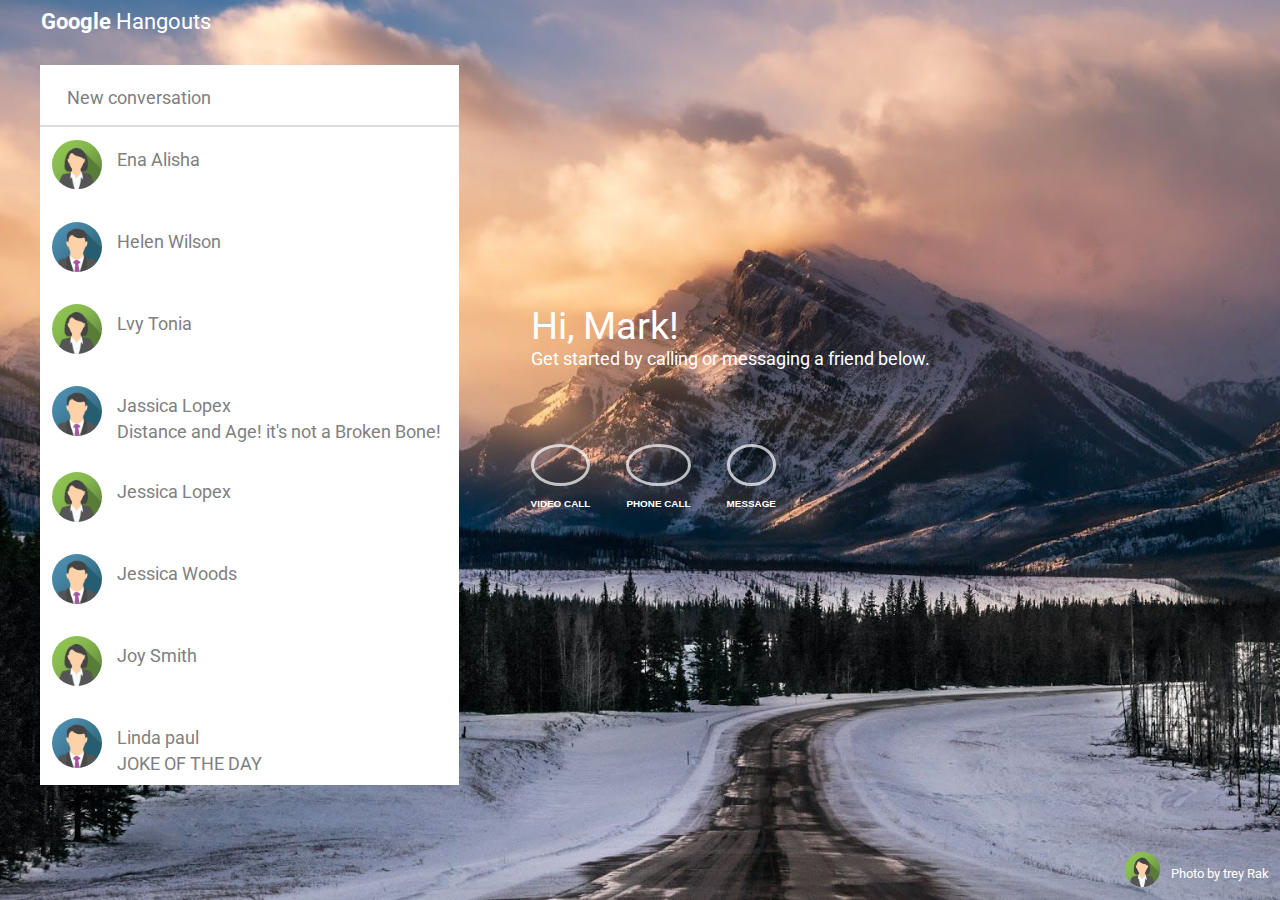
<file: exe1/index.html>
<!DOCTYPE html>
<html lang="en">
    <head>
        <meta charset="UTF-8" />
        <meta http-equiv="X-UA-Compatible" content="IE=edge" />
        <meta name="viewport" content="width=device-width, initial-scale=1.0" />
        <link rel="stylesheet" href="./Style/style.css" />
        <link rel="preconnect" href="https://fonts.gstatic.com" />
        <link rel="preconnect" href="https://fonts.gstatic.com" />
        <link
            rel="stylesheet"
            href="https://cdnjs.cloudflare.com/ajax/libs/font-awesome/5.14.0/css/all.min.css"
            integrity="sha512-1PKOgIY59xJ8Co8+NE6FZ+LOAZKjy+KY8iq0G4B3CyeY6wYHN3yt9PW0XpSriVlkMXe40PTKnXrLnZ9+fkDaog=="
            crossorigin="anonymous"
        />
        <link
            href="https://fonts.googleapis.com/css2?family=Roboto:wght@100;300&display=swap"
            rel="stylesheet"
        />
        <title>Document</title>
    </head>
    <body>
        <nav>
            <ul id="menu">
                <li>
                    <i class="fas fa-bars submenu"></i
                    ><span class="submenu"><b>Google</b> Hangouts</span>
                </li>
                <li>
                    <i class="fas fa-th submenu"></i>
                    <i class="fas fa-user-circle submenu"></i>
                </li>
            </ul>
        </nav>
        <div id="subbody">
            <ul id="toolbar">
                <li class="subtoolbar">
                    <i class="fas fa-user-friends" style="color: green"></i>
                </li>
                <li class="subtoolbar"><i class="fas fa-comment-alt"></i></li>
                <li class="subtoolbar"><i class="fas fa-phone-alt"></i></li>
                <li class="subtoolbar"><i class="fas fa-ellipsis-h"></i></li>
            </ul>

            <div id="messenger">
                <div id="contactlist">
                    <i class="fas fa-plus-circle"></i>
                    <div class="infocontact">New conversation</div>
                </div>
                <div class="contact">
                    <div class="icon">
                        <img src="./image/img_avatar2.png" alt="" />
                    </div>
                    <div class="infocontact">
                        <div>Ena Alisha</div>
                        <div></div>
                    </div>
                </div>
                <div class="contact">
                    <div class="icon">
                        <img src="./image/img_avatar.png" alt="" />
                    </div>
                    <div class="infocontact">
                        <div>Helen Wilson</div>
                        <div></div>
                    </div>
                </div>
                <div class="contact">
                    <div class="icon">
                        <img src="./image/img_avatar2.png" alt="" />
                    </div>
                    <div class="infocontact">
                        <div>Lvy Tonia</div>
                        <div></div>
                    </div>
                </div>
                <div class="contact">
                    <div class="icon">
                        <img src="./image/img_avatar.png" alt="" />
                    </div>
                    <div class="infocontact">
                        <div>Jassica Lopex</div>
                        <div>Distance and Age! it's not a Broken Bone!</div>
                    </div>
                </div>
                <div class="contact">
                    <div class="icon">
                        <img src="./image/img_avatar2.png" alt="" />
                    </div>
                    <div class="infocontact">
                        <div>Jessica Lopex</div>
                        <div></div>
                    </div>
                </div>
                <div class="contact">
                    <div class="icon">
                        <img src="./image/img_avatar.png" alt="" />
                    </div>
                    <div class="infocontact">
                        <div>Jessica Woods</div>
                        <div></div>
                    </div>
                </div>
                <div class="contact">
                    <div class="icon">
                        <img src="./image/img_avatar2.png" alt="" />
                    </div>
                    <div class="infocontact">
                        <div>Joy Smith</div>
                        <div></div>
                    </div>
                </div>
                <div class="contact">
                    <div class="icon">
                        <img src="./image/img_avatar.png" alt="" />
                    </div>
                    <div class="infocontact">
                        <div>Linda paul</div>
                        <div>JOKE OF THE DAY</div>
                    </div>
                </div>
                <div class="contact">
                    <div class="icon">
                        <img src="./image/img_avatar2.png" alt="" />
                    </div>
                    <div class="infocontact">
                        <div>Mark Portai</div>
                        <div></div>
                    </div>
                </div>
                <div class="contact">
                    <div class="icon">
                        <img src="./image/img_avatar.png" alt="" />
                    </div>
                    <div class="infocontact">
                        <div>Mary Harderson</div>
                        <div></div>
                    </div>
                </div>
                <div class="contact">
                    <div class="icon">
                        <img src="./image/img_avatar2.png" alt="" />
                    </div>
                    <div class="infocontact">
                        <div>Mark Portai</div>
                        <div></div>
                    </div>
                </div>
                <div class="contact">
                    <div class="icon">
                        <img src="./image/img_avatar.png" alt="" />
                    </div>
                    <div class="infocontact">
                        <div>Mary Harderson</div>
                        <div></div>
                    </div>
                </div>
                <div class="contact">
                    <div class="icon">
                        <img src="./image/img_avatar2.png" alt="" />
                    </div>
                    <div class="infocontact">
                        <div>Mark Portai</div>
                        <div></div>
                    </div>
                </div>
                <div class="contact">
                    <div class="icon">
                        <img src="./image/img_avatar.png" alt="" />
                    </div>
                    <div class="infocontact">
                        <div>Mary Harderson</div>
                        <div></div>
                    </div>
                </div>
            </div>

            <div id="welcome">
                <div id="title">Hi, Mark!</div>
                <div id="text">
                    Get started by calling or messaging a friend below.
                </div>
                <div id="option">
                    <div>
                        <div class="welcome-icon">
                            <i class="fas fa-video"></i>
                        </div>
                        <div class="welcome-text">VIDEO CALL</div>
                    </div>
                    <div>
                        <div class="welcome-icon">
                            <i class="fas fa-phone-alt"></i>
                        </div>
                        <div class="welcome-text">PHONE CALL</div>
                    </div>
                    <div>
                        <div class="welcome-icon">
                            <i class="fas fa-comment-alt"></i>
                        </div>
                        <div class="welcome-text">MESSAGE</div>
                    </div>
                </div>
                <table id="photographer">
                    <tr>
                        <td><img src="./image/img_avatar2.png" alt="" /></td>
                        <td>Photo by trey Rak</td>
                    </tr>
                </table>
            </div>
        </div>
    </body>
</html>
</file>
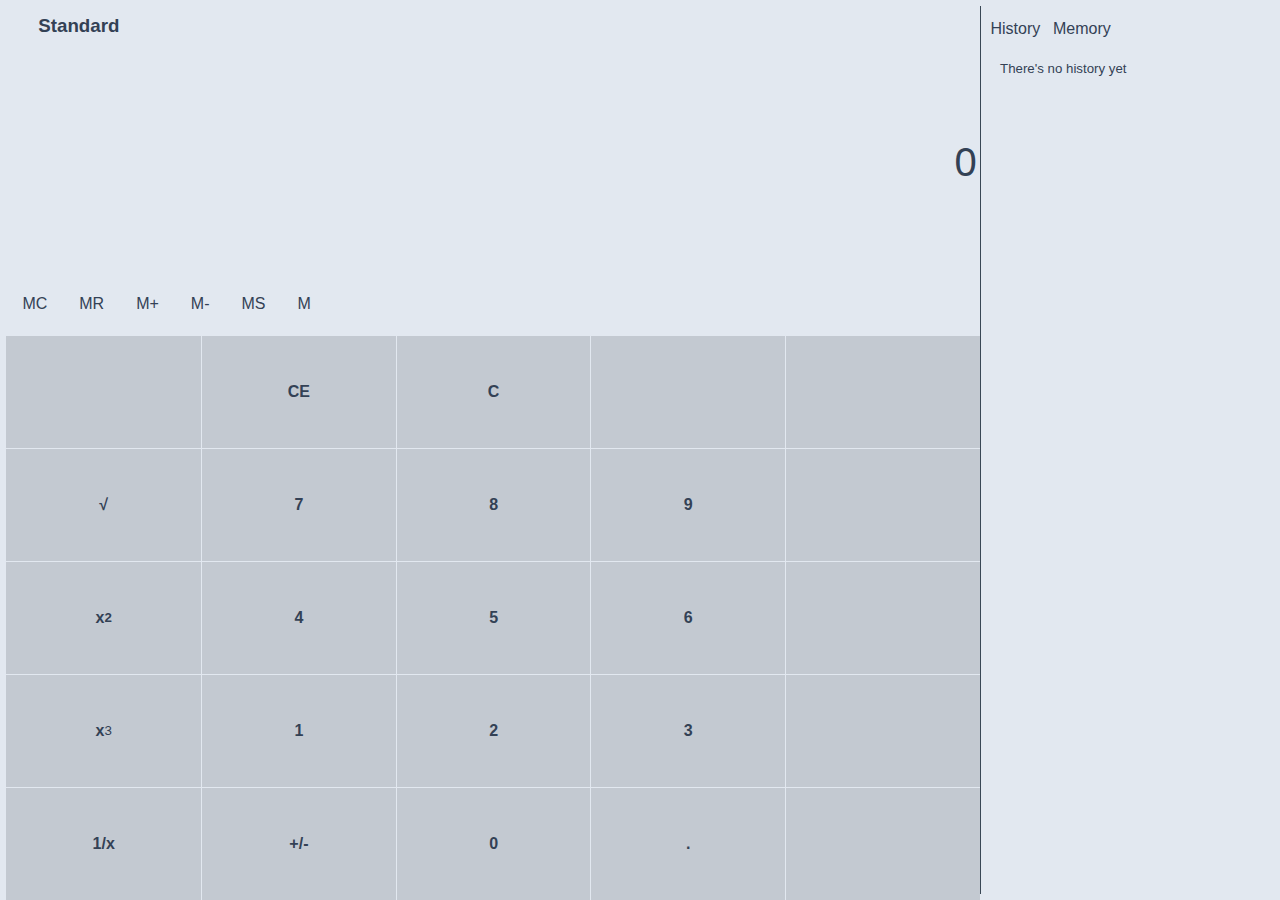
<file: exe2-calculator/index.html>
<!DOCTYPE html>
<html lang="en">
    <head>
        <meta charset="UTF-8" />
        <meta http-equiv="X-UA-Compatible" content="IE=edge" />
        <meta name="viewport" content="width=device-width, initial-scale=1.0" />
        <link rel="stylesheet" href="./Style/styl.css" />
        <link
            rel="stylesheet"
            href="https://cdnjs.cloudflare.com/ajax/libs/font-awesome/5.14.0/css/all.min.css"
            integrity="sha512-1PKOgIY59xJ8Co8+NE6FZ+LOAZKjy+KY8iq0G4B3CyeY6wYHN3yt9PW0XpSriVlkMXe40PTKnXrLnZ9+fkDaog=="
            crossorigin="anonymous"
        />
        <title>Document</title>
    </head>
    <body>
        <div class="subBody">
            <ul class="menu">
                <li id="activeStandard" class="submenu">
                    <i class="fas fa-bars submenu"></i>
                </li>
                <li class="submenu"><h3>Standard</h3></li>
                <li class="submenu" id="I_history">
                    <i class="fas fa-history"></i>
                </li>
            </ul>
            <div>
                <div id="show"></div>
                <div id="result">0</div>
            </div>
            <div class="key">
                <div class="M_key">
                    <div class="M_icon">MC</div>
                    <div class="M_icon">MR</div>
                    <div class="M_icon">M+</div>
                    <div class="M_icon">M-</div>
                    <div class="M_icon">MS</div>
                    <div class="M_icon">M</div>
                </div>
                <div class="keyboard">
                    <div id="upIcon">
                        <div id="percentage" class="icon">
                            <i class="fas fa-percentage"></i>
                        </div>
                        <div id="squareRoot" class="icon styleIcon">√</div>
                        <div id="square" class="icon styleIcon">
                            <b>x</b><sup>2</sup>
                        </div>
                        <div id="cube" class="icon x3">
                            <b>x</b><sup>3</sup>
                        </div>
                        <div id="reverse" class="icon styleIcon">1/x</div>
                    </div>
                    <div id="downIcon">
                        <div id="CE" class="icon styleIcon">CE</div>
                        <div id="C" class="icon styleIcon">C</div>
                        <div id="backspace" class="icon">
                            <i class="fas fa-backspace"></i>
                        </div>

                        <div id="divide" class="icon">
                            <i class="fas fa-divide"></i>
                        </div>
                        <div class="icon styleIcon number">7</div>
                        <div class="icon styleIcon number">8</div>
                        <div class="icon styleIcon number">9</div>
                        <div id="mul" class="icon">
                            <i class="fas fa-times"></i>
                        </div>
                        <div class="icon styleIcon number">4</div>
                        <div class="icon styleIcon number">5</div>
                        <div class="icon styleIcon number">6</div>
                        <div id="minus" class="icon">
                            <i class="fas fa-minus"></i>
                        </div>
                        <div class="icon styleIcon number">1</div>
                        <div class="icon styleIcon number">2</div>
                        <div class="icon styleIcon number">3</div>
                        <div id="plus" class="icon">
                            <i class="fas fa-plus"></i>
                        </div>
                        <div id="changeSign" class="icon styleIcon">+/-</div>
                        <div class="icon styleIcon number">0</div>
                        <div id="dot" class="icon styleIcon">.</div>
                        <div id="equals" class="icon">
                            <i class="fas fa-equals"></i>
                        </div>
                    </div>
                </div>
            </div>
            <div id="standard">
                <div id="deActiveStandard" class="styleStandardMenu">
                    <i class="fas fa-bars submenu"></i> CALCULATOR
                </div>
                <div class="list">
                    <div class="option">Standard</div>
                    <div class="option">Scientific</div>
                    <div class="option">Programmer</div>
                    <div class="option">Date calculation</div>
                    <div class="option">Converter</div>
                    <div class="option">Volome</div>
                    <div class="option">Length</div>
                    <div class="option">Weight and Mass</div>
                    <div class="option">Temperature</div>
                    <div class="option">Energy</div>
                    <div class="option">Standard</div>
                    <div class="option">Scientific</div>
                    <div class="option">Programmer</div>
                    <div class="option">Date calculation</div>
                    <div class="option">Converter</div>
                    <div class="option">Volome</div>
                    <div class="option">Length</div>
                    <div class="option">Weight and Mass</div>
                    <div class="option">Temperature</div>
                    <div class="option">Energy</div>
                    <div class="option">Standard</div>
                    <div class="option">Scientific</div>
                    <div class="option">Programmer</div>
                    <div class="option">Date calculation</div>
                    <div class="option">Converter</div>
                    <div class="option">Volome</div>
                    <div class="option">Length</div>
                    <div class="option">Weight and Mass</div>
                    <div class="option">Temperature</div>
                    <div class="option">Energy</div>
                    <div class="option">Standard</div>
                    <div class="option">Scientific</div>
                    <div class="option">Programmer</div>
                    <div class="option">Date calculation</div>
                    <div class="option">Converter</div>
                    <div class="option">Volome</div>
                    <div class="option">Length</div>
                    <div class="option">Weight and Mass</div>
                    <div class="option">Temperature</div>
                    <div class="option">Energy</div>
                </div>
                <div class="styleStandardMenu">
                    <i class="fas fa-cog"></i>Settings
                </div>
            </div>
            <div id="historyPage">
                <div id="downHistory">There's no history yet</div>
                <div class="trash"><i class="far fa-trash-alt"></i></div>
            </div>
        </div>
        <div id="historyPart">
            <ul class="menu">
                <li class="submenu" id="history">History</li>
                <li class="submenu" id="memory">Memory</li>
            </ul>
            <h5 id="T_history">
                <div id="history1">There's no history yet</div>
                <div class="trash"><i class="far fa-trash-alt"></i></div>
            </h5>
            <h5 id="T_memory">There's nothing saved in memory</h5>
        </div>
        <script src="./Script/script.js"></script>
        <script src="./Script/performance.js"></script>
    </body>
</html>
</file>
<file: exe1/Style/style.css>
* {
    margin: 0;
    padding: 0;
    box-sizing: border-box;
    list-style: none;
}
html,
body {
    font-family: 'Roboto', Arial, sans-serif;
    color: white;
    font-size: 18px;
    line-height: 26px;
    background-image: url('../image/wp8901937.jpg');
    background-repeat: no-repeat;
    background-size: cover;
    height: 100%;
}
#menu {
    padding: 0.5rem;
    display: flex;
    justify-content: space-between;
}
.submenu {
    font-size: 1.2rem;
    padding: 0.6rem;
}
#subbody {
    display: flex;
}
#toolbar {
    padding: 0.5rem;
}
.subtoolbar {
    padding: 0.6rem;
}
#messenger {
    color: gray;
    flex: 0 1 auto;
    background-color: white;
    overflow-y: scroll;
    margin-top: 1.1rem;
    height: 80vh;
}
#welcome {
    display: flex;
    flex: 2 1 auto;
    justify-content: center;
    padding-left: 4rem;
    flex-direction: column;
}
#contactlist,
.contact {
    display: flex;
    flex-wrap: nowrap;
    padding: 0.7rem;
}
#contactlist {
    border-bottom: 2px solid rgb(223, 219, 219);
}
.fa-plus-circle {
    color: green;
    font-size: 2rem;
}
.contact {
    display: flex;
}
.infocontact {
    padding: 0.4rem 0.3rem 0.1rem 0.8rem;
}
.icon img {
    width: 50px;
    border-radius: 50%;
}
#title {
    font-size: 2.1rem;
    padding-bottom: 0.4rem;
}
#text {
    margin-bottom: 4rem;
}
#option {
    display: flex;
}
#option > div {
    margin-right: 2rem;
}
.welcome-icon {
    padding: 1rem;
    border-radius: 50%;
    border: 3px solid white;
    opacity: 0.7;
}
.welcome-text {
    font-family: Arial, Helvetica, sans-serif;
    font-size: 0.55rem;
    font-weight: bolder;
    margin-top: 0.3rem;
}
#photographer {
    font-size: 0.7rem;
    position: absolute;
    bottom: 0;
    right: 0;
    margin-bottom: 0.1rem;
    margin-right: 0.5rem;
}
#photographer img {
    width: 35px;
    border-radius: 50%;
}
#photographer td {
    padding-left: 0.5rem;
}
@media only screen and (max-width: 1140px) {
}
@media only screen and (max-width: 960px) {
    html,
    body {
        font-size: 15px;
        line-height: 20px;
    }
    #welcome {
        padding-left: 3rem;
    }
    .icon img {
        width: 40px;
    }
}
@media only screen and (max-width: 720px) {
    html,
    body {
        font-size: 12px;
        line-height: 20px;
    }
    #welcome {
        padding-left: 2rem;
    }
    .icon img {
        width: 30px;
    }
}
@media only screen and (max-width: 480px) {
    html,
    body {
        font-size: 10px;
        line-height: 15px;
    }
    #option > div {
        margin-right: 1rem;
    }
    #messenger {
        flex: 1 0 auto;
        width: 40%;
    }
    #welcome {
        padding-left: 1.5rem;
        flex: 1 1 auto;
    }
    .icon img {
        width: 20px;
    }
}
</file>
<file: exe2-calculator/Style/styl.css>
* {
    margin: 0;
    padding: 0;
    box-sizing: border-box;
    list-style: none;
}
html,
body {
    font-family: 'Roboto', Arial, sans-serif;
    color: #334155;
    font-size: 16px;
    line-height: 26px;
    background-color: #e2e8f0;
    width: 100%;
    height: 100%;
    padding: 0.2rem;
    display: flex;
}
.subBody {
    display: flex;
    flex-direction: column;
    justify-content: space-between;
    width: 100%;
    height: 100%;
}
.menu {
    display: flex;
}
.submenu {
    padding: 0.4rem;
}
.submenu:hover {
    cursor: pointer;
    background-color: #2c3a47;
    color: white;
}
#I_history {
    margin-left: auto;
}
.key {
    height: 70%;
}
.M_key {
    display: flex;
    flex-wrap: nowrap;
    height: 10%;
}
.M_icon {
    display: flex;
    align-items: center;
    justify-content: center;
    flex: 1 1 auto;
}
.M_icon:hover {
    cursor: pointer;
    background-color: #24313d;
    color: white;
}
.keyboard {
    display: flex;
    flex-wrap: nowrap;
    flex-direction: column;
    height: 91%;
}
#upIcon {
    flex: 1 1 auto;
    display: flex;
}
#downIcon {
    flex: 5 1 auto;
    display: flex;
    flex-wrap: wrap;
}
.icon {
    display: flex;
    align-items: center;
    justify-content: center;
    flex: 1 1 auto;
    font-size: 1rem;
    font-weight: normal;
    width: 24%;
    background-color: #c3c9d1;
    margin: 1px 1px 0px 0px;
}

.styleIcon {
    font-weight: bolder;
}
.icon:hover {
    background-color: #24313d;
    color: white;
}
#standard {
    position: absolute;
    width: 60%;
    height: 100%;
    top: 0;
    left: -100%;
    right: 0;
    overflow: hidden;
    transition: 0.5s ease;
    background-color: #c3c9d1;
}
.list {
    overflow-y: scroll;
    height: 80%;
}
.styleStandardMenu {
    padding: 0.5rem;
    height: 10%;
    display: flex;
    align-items: center;
}
.option {
    padding: 0.5rem 0rem 0.5rem 2.5rem;
}
.option:hover {
    background-color: #2c3a47;
    color: white;
}
.styleStandardMenu > .fas {
    padding-right: 1rem;
    padding-left: 0.3rem;
}
.styleStandardMenu:hover,
.trash:hover {
    cursor: pointer;
    background-color: #2c3a47;
    color: white;
}
#historyPage {
    display: none;
    position: absolute;
    width: 100%;
    height: 60%;
    bottom: 0;
    left: 0;
    right: 0;
    background-color: #c3c9d1;
    padding: 1rem;
}
.trash {
    font-size: 1.5rem;
    position: absolute;
    right: 10px;
    bottom: 10px;
    padding: 0.2rem;
}

.x3,
#T_memory {
    display: none;
}
#historyPart {
    overflow-y: scroll;
    display: none;
}
#show {
    text-align: right;
    font-size: 1rem;
    padding: 0.2rem;
}
#result {
    text-align: right;
    font-size: 2.5rem;
    padding: 0.2rem;
}

@media only screen and (min-width: 960px) {
    .keyboard {
        display: flex;
        flex-wrap: nowrap;
        flex-direction: row;
        height: 91%;
        width: 100%;
    }
    #upIcon {
        flex: none;
        display: flex;
        flex-direction: column;
        width: 20%;

        margin-right: 1px;
    }
    #downIcon {
        width: 80%;
        flex: none;
        display: flex;
        flex-wrap: wrap;
    }
    .x3 {
        display: flex;
    }
    .icon {
        display: flex;
        align-items: center;
        justify-content: center;
        flex: 1 1 auto;
        font-size: 1rem;
        font-weight: normal;
        width: 24%;
        margin: 1px 1px 0px 0px;
    }
    #upIcon > .icon {
        width: 100%;
        height: 20%;
    }
    #I_history {
        display: none;
    }
    #historyPart {
        display: block;
        width: 30%;
        border-left: 1px solid #394755;
        padding: 0.2rem;
    }
    #historyPart > h5 {
        padding: 0.5rem 0px 0rem 1rem;
        font-weight: normal;
    }
    .M_icon {
        flex: none;
        padding-left: 1rem;
        padding-right: 1rem;
    }
    .styleIcon {
        font-weight: bolder;
    }
    #standard {
        width: 20%;
    }
}
</file>
